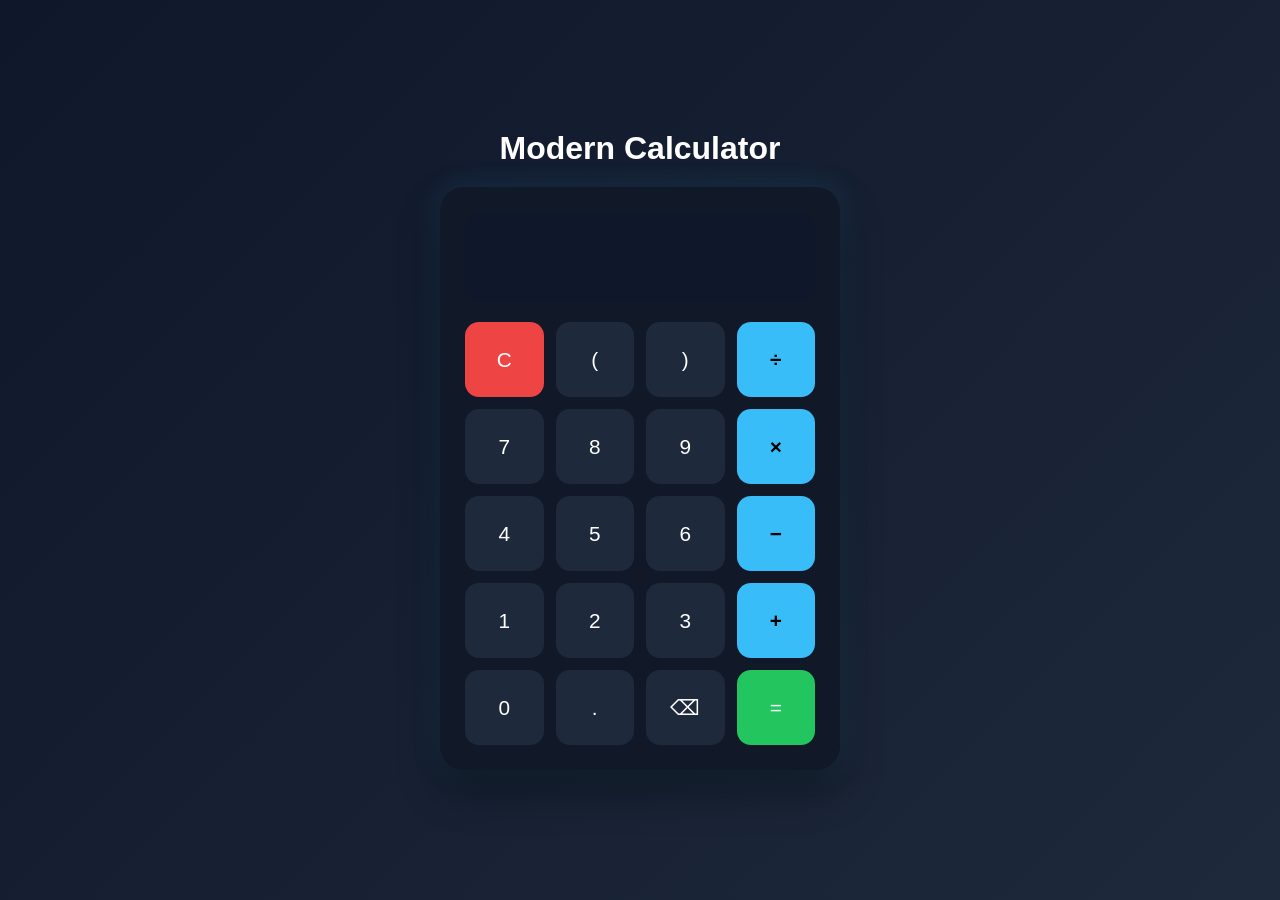
<file: Calculator/index.html>
<!DOCTYPE html>
<html lang="en">
<head>
<meta charset="UTF-8">
<meta name="viewport" content="width=device-width, initial-scale=1.0">
<title>Modern Calculator</title>

<style>

*{
    margin:0;
    padding:0;
    box-sizing:border-box;
    font-family:'Segoe UI',sans-serif;
}

body{
    min-height:100vh;
    display:flex;
    justify-content:center;
    align-items:center;
    background:linear-gradient(135deg,#0f172a,#1e293b);
}

.calculator-container{
    text-align:center;
}

.title{
    color:white;
    margin-bottom:20px;
    font-size:2rem;
    font-weight:600;
}

.calculator{
    background:#111827;
    padding:25px;
    border-radius:24px;
    width:400px;
    box-shadow:
    0 20px 40px rgba(0,0,0,0.4),
    0 0 30px rgba(56,189,248,0.15);
}

#display{
    width:100%;
    height:90px;
    border:none;
    outline:none;
    background:#0f172a;
    color:white;
    font-size:2.4rem;
    text-align:right;
    padding:20px;
    border-radius:16px;
    margin-bottom:20px;
}

.buttons{
    display:grid;
    grid-template-columns:repeat(4,1fr);
    gap:12px;
}

button{
    height:75px;
    border:none;
    border-radius:14px;
    font-size:1.3rem;
    cursor:pointer;
    transition:0.2s ease;
    background:#1e293b;
    color:white;
    font-weight:500;
}

button:hover{
    transform:translateY(-3px);
}

button:active{
    transform:scale(0.95);
}

.operator{
    background:#38bdf8;
    color:black;
    font-weight:bold;
}

.operator:hover{
    background:#0ea5e9;
}

.equal{
    background:#22c55e;
    color:white;
}

.equal:hover{
    background:#16a34a;
}

.clear{
    background:#ef4444;
}

.clear:hover{
    background:#dc2626;
}

@media(max-width:450px){

.calculator{
    width:95vw;
    padding:18px;
}

button{
    height:65px;
}

#display{
    font-size:2rem;
}

.title{
    font-size:1.5rem;
}

}

</style>
</head>

<body>

<div class="calculator-container">

<h1 class="title">Modern Calculator</h1>

<div class="calculator">

<input type="text" id="display" readonly>

<div class="buttons">

<button class="clear" onclick="clearDisplay()">C</button>
<button onclick="appendValue('(')">(</button>
<button onclick="appendValue(')')">)</button>
<button class="operator" onclick="appendValue('/')">÷</button>

<button onclick="appendValue('7')">7</button>
<button onclick="appendValue('8')">8</button>
<button onclick="appendValue('9')">9</button>
<button class="operator" onclick="appendValue('*')">×</button>

<button onclick="appendValue('4')">4</button>
<button onclick="appendValue('5')">5</button>
<button onclick="appendValue('6')">6</button>
<button class="operator" onclick="appendValue('-')">−</button>

<button onclick="appendValue('1')">1</button>
<button onclick="appendValue('2')">2</button>
<button onclick="appendValue('3')">3</button>
<button class="operator" onclick="appendValue('+')">+</button>

<button onclick="appendValue('0')">0</button>
<button onclick="appendValue('.')">.</button>
<button onclick="deleteLast()">⌫</button>
<button class="equal" onclick="calculate()">=</button>

</div>

</div>

</div>

<script>

const display = document.getElementById("display");

function appendValue(value){
    display.value += value;
}

function clearDisplay(){
    display.value = "";
}

function deleteLast(){
    display.value = display.value.slice(0,-1);
}

function calculate(){
    try{
        display.value = eval(display.value);
    }
    catch{
        display.value = "Error";
    }
}

document.addEventListener("keydown",(e)=>{

    if("0123456789+-*/().".includes(e.key)){
        display.value += e.key;
    }

    if(e.key === "Enter"){
        calculate();
    }

    if(e.key === "Backspace"){
        deleteLast();
    }

    if(e.key === "Escape"){
        clearDisplay();
    }

});

</script>

</body>
</html>
</file>
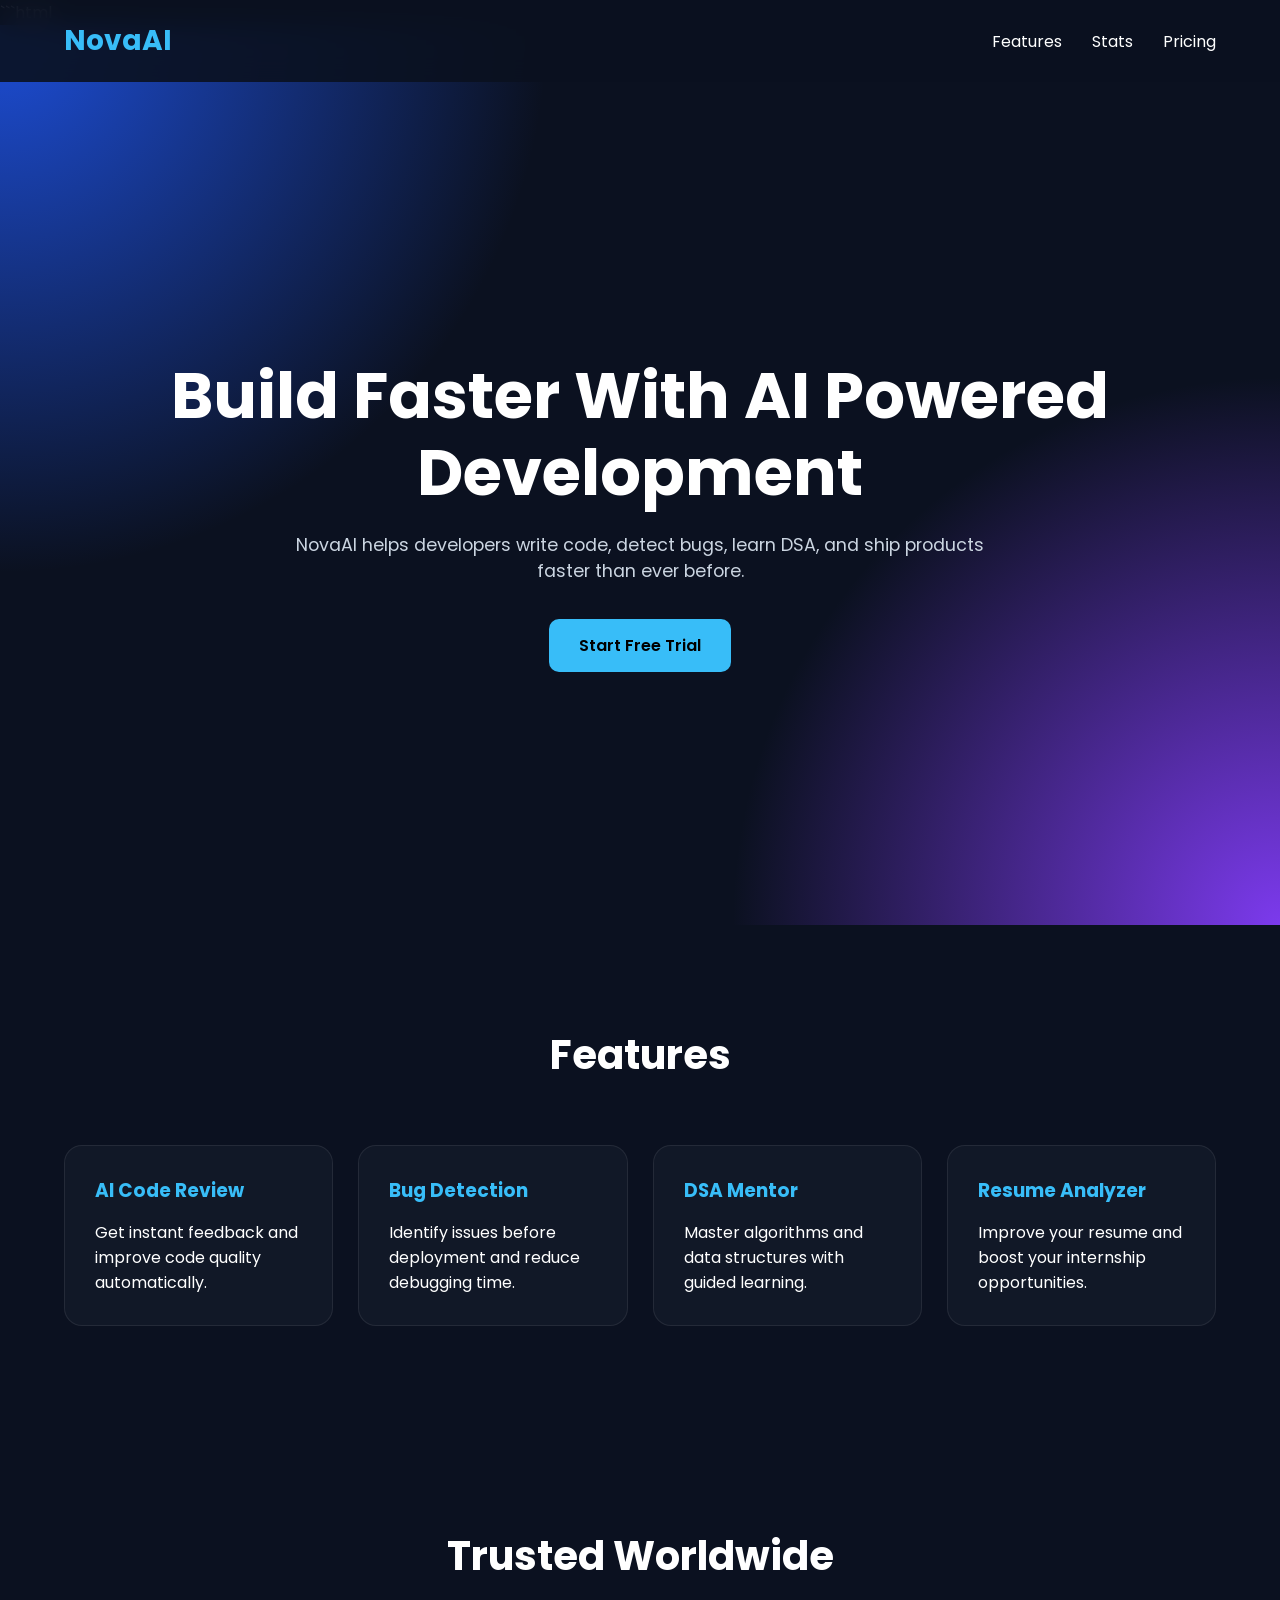
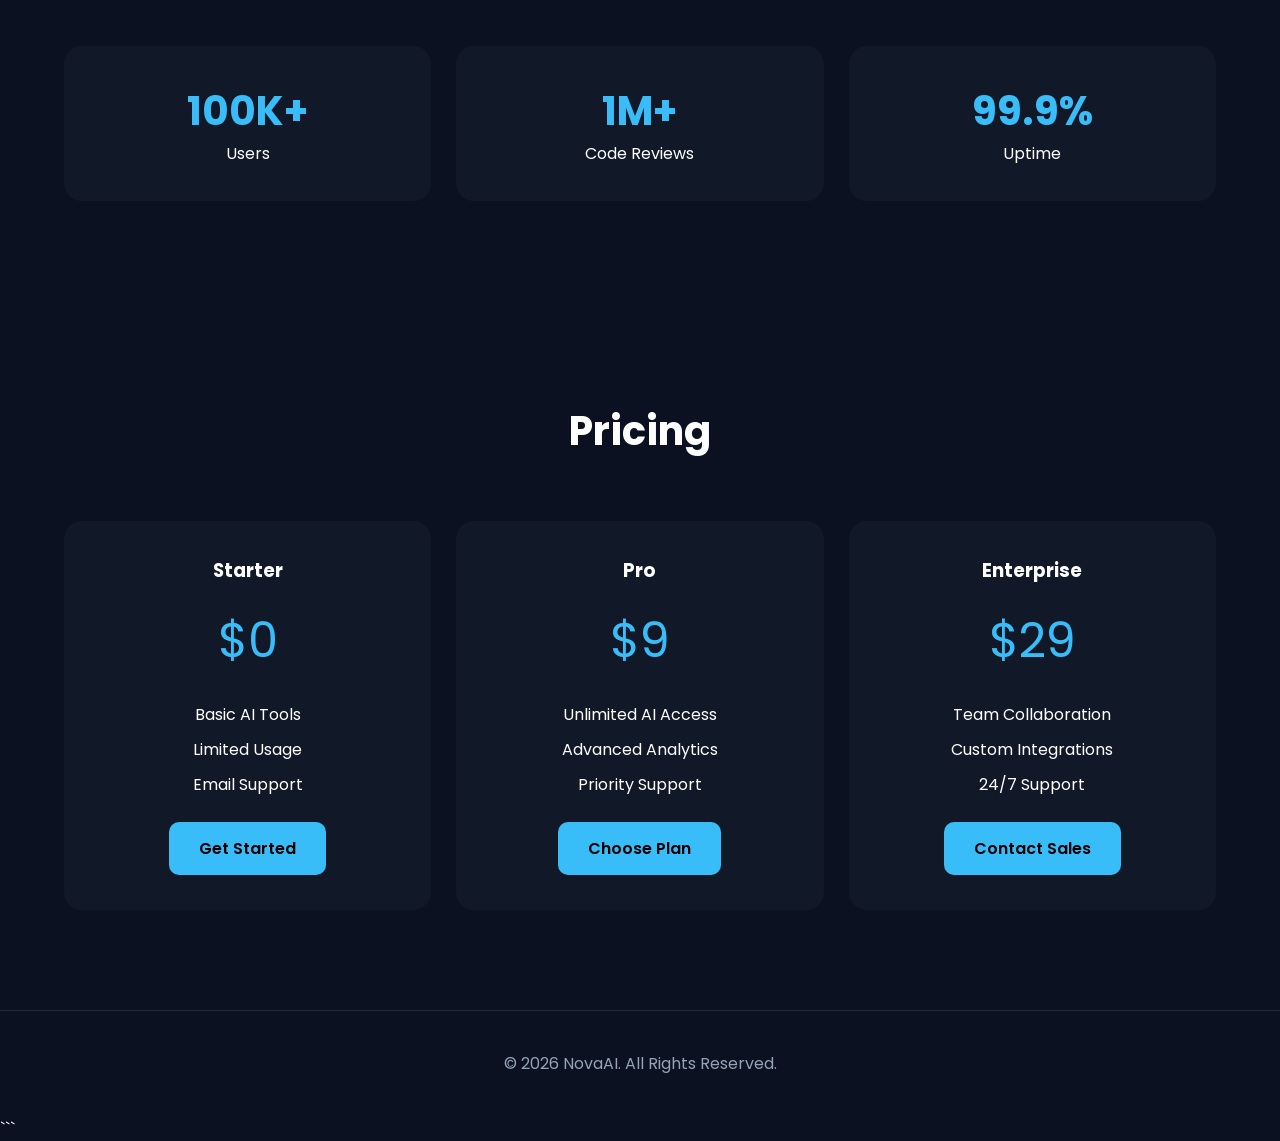
<file: Landing Page/index.html>
```html
<!DOCTYPE html>
<html lang="en">
<head>
<meta charset="UTF-8">
<meta name="viewport" content="width=device-width, initial-scale=1.0">
<title>NovaAI - The Future of Coding</title>

<link href="https://fonts.googleapis.com/css2?family=Poppins:wght@300;400;500;600;700&display=swap" rel="stylesheet">

<style>
*{
    margin:0;
    padding:0;
    box-sizing:border-box;
    font-family:'Poppins',sans-serif;
}

html{
    scroll-behavior:smooth;
}

body{
    background:#0b1120;
    color:white;
}

.container{
    width:90%;
    max-width:1200px;
    margin:auto;
}

nav{
    position:fixed;
    width:100%;
    top:0;
    z-index:1000;
    background:rgba(11,17,32,0.9);
    backdrop-filter:blur(12px);
}

.navbar{
    display:flex;
    justify-content:space-between;
    align-items:center;
    padding:20px 0;
}

.logo{
    font-size:28px;
    font-weight:700;
    color:#38bdf8;
}

.nav-links{
    display:flex;
    gap:30px;
}

.nav-links a{
    color:white;
    text-decoration:none;
    transition:0.3s;
}

.nav-links a:hover{
    color:#38bdf8;
}

.hero{
    min-height:100vh;
    display:flex;
    align-items:center;
    justify-content:center;
    text-align:center;
    padding-top:80px;
    background:
    radial-gradient(circle at top left,#1d4ed8 0%,transparent 35%),
    radial-gradient(circle at bottom right,#7c3aed 0%,transparent 35%);
}

.hero h1{
    font-size:4rem;
    line-height:1.2;
    margin-bottom:20px;
}

.hero p{
    color:#cbd5e1;
    max-width:700px;
    margin:auto;
    margin-bottom:35px;
    font-size:1.1rem;
}

.btn{
    display:inline-block;
    padding:14px 30px;
    background:#38bdf8;
    color:black;
    border-radius:10px;
    text-decoration:none;
    font-weight:600;
}

.section{
    padding:100px 0;
}

.section-title{
    text-align:center;
    font-size:2.5rem;
    margin-bottom:60px;
}

.features{
    display:grid;
    grid-template-columns:repeat(auto-fit,minmax(250px,1fr));
    gap:25px;
}

.card{
    background:#111827;
    padding:30px;
    border-radius:18px;
    transition:0.3s;
    border:1px solid rgba(255,255,255,0.08);
}

.card:hover{
    transform:translateY(-8px);
}

.card h3{
    margin-bottom:15px;
    color:#38bdf8;
}

.stats{
    display:grid;
    grid-template-columns:repeat(auto-fit,minmax(200px,1fr));
    gap:25px;
}

.stat{
    text-align:center;
    background:#111827;
    padding:35px;
    border-radius:18px;
}

.stat h2{
    color:#38bdf8;
    font-size:2.5rem;
}

.pricing{
    display:grid;
    grid-template-columns:repeat(auto-fit,minmax(280px,1fr));
    gap:25px;
}

.price-card{
    background:#111827;
    padding:35px;
    border-radius:18px;
    text-align:center;
}

.price{
    font-size:3rem;
    color:#38bdf8;
    margin:20px 0;
}

.price-card ul{
    list-style:none;
    margin:25px 0;
}

.price-card li{
    margin:10px 0;
}

footer{
    text-align:center;
    padding:40px;
    border-top:1px solid rgba(255,255,255,0.1);
    color:#94a3b8;
}

@media(max-width:768px){

.hero h1{
    font-size:2.7rem;
}

.nav-links{
    display:none;
}

.section-title{
    font-size:2rem;
}

}
</style>
</head>

<body>

<nav>
<div class="container navbar">
<div class="logo">NovaAI</div>

<div class="nav-links">
<a href="#features">Features</a>
<a href="#stats">Stats</a>
<a href="#pricing">Pricing</a>
</div>
</div>
</nav>

<section class="hero">

<div class="container">

<h1>Build Faster With AI Powered Development</h1>

<p>
NovaAI helps developers write code, detect bugs, learn DSA,
and ship products faster than ever before.
</p>

<a href="#" class="btn">Start Free Trial</a>

</div>

</section>

<section class="section" id="features">

<div class="container">

<h2 class="section-title">Features</h2>

<div class="features">

<div class="card">
<h3>AI Code Review</h3>
<p>Get instant feedback and improve code quality automatically.</p>
</div>

<div class="card">
<h3>Bug Detection</h3>
<p>Identify issues before deployment and reduce debugging time.</p>
</div>

<div class="card">
<h3>DSA Mentor</h3>
<p>Master algorithms and data structures with guided learning.</p>
</div>

<div class="card">
<h3>Resume Analyzer</h3>
<p>Improve your resume and boost your internship opportunities.</p>
</div>

</div>

</div>

</section>

<section class="section" id="stats">

<div class="container">

<h2 class="section-title">Trusted Worldwide</h2>

<div class="stats">

<div class="stat">
<h2>100K+</h2>
<p>Users</p>
</div>

<div class="stat">
<h2>1M+</h2>
<p>Code Reviews</p>
</div>

<div class="stat">
<h2>99.9%</h2>
<p>Uptime</p>
</div>

</div>

</div>

</section>

<section class="section" id="pricing">

<div class="container">

<h2 class="section-title">Pricing</h2>

<div class="pricing">

<div class="price-card">
<h3>Starter</h3>
<div class="price">$0</div>

<ul>
<li>Basic AI Tools</li>
<li>Limited Usage</li>
<li>Email Support</li>
</ul>

<a href="#" class="btn">Get Started</a>
</div>

<div class="price-card">
<h3>Pro</h3>
<div class="price">$9</div>

<ul>
<li>Unlimited AI Access</li>
<li>Advanced Analytics</li>
<li>Priority Support</li>
</ul>

<a href="#" class="btn">Choose Plan</a>
</div>

<div class="price-card">
<h3>Enterprise</h3>
<div class="price">$29</div>

<ul>
<li>Team Collaboration</li>
<li>Custom Integrations</li>
<li>24/7 Support</li>
</ul>

<a href="#" class="btn">Contact Sales</a>
</div>

</div>

</div>

</section>

<footer>
© 2026 NovaAI. All Rights Reserved.
</footer>

</body>
</html>
```
</file>
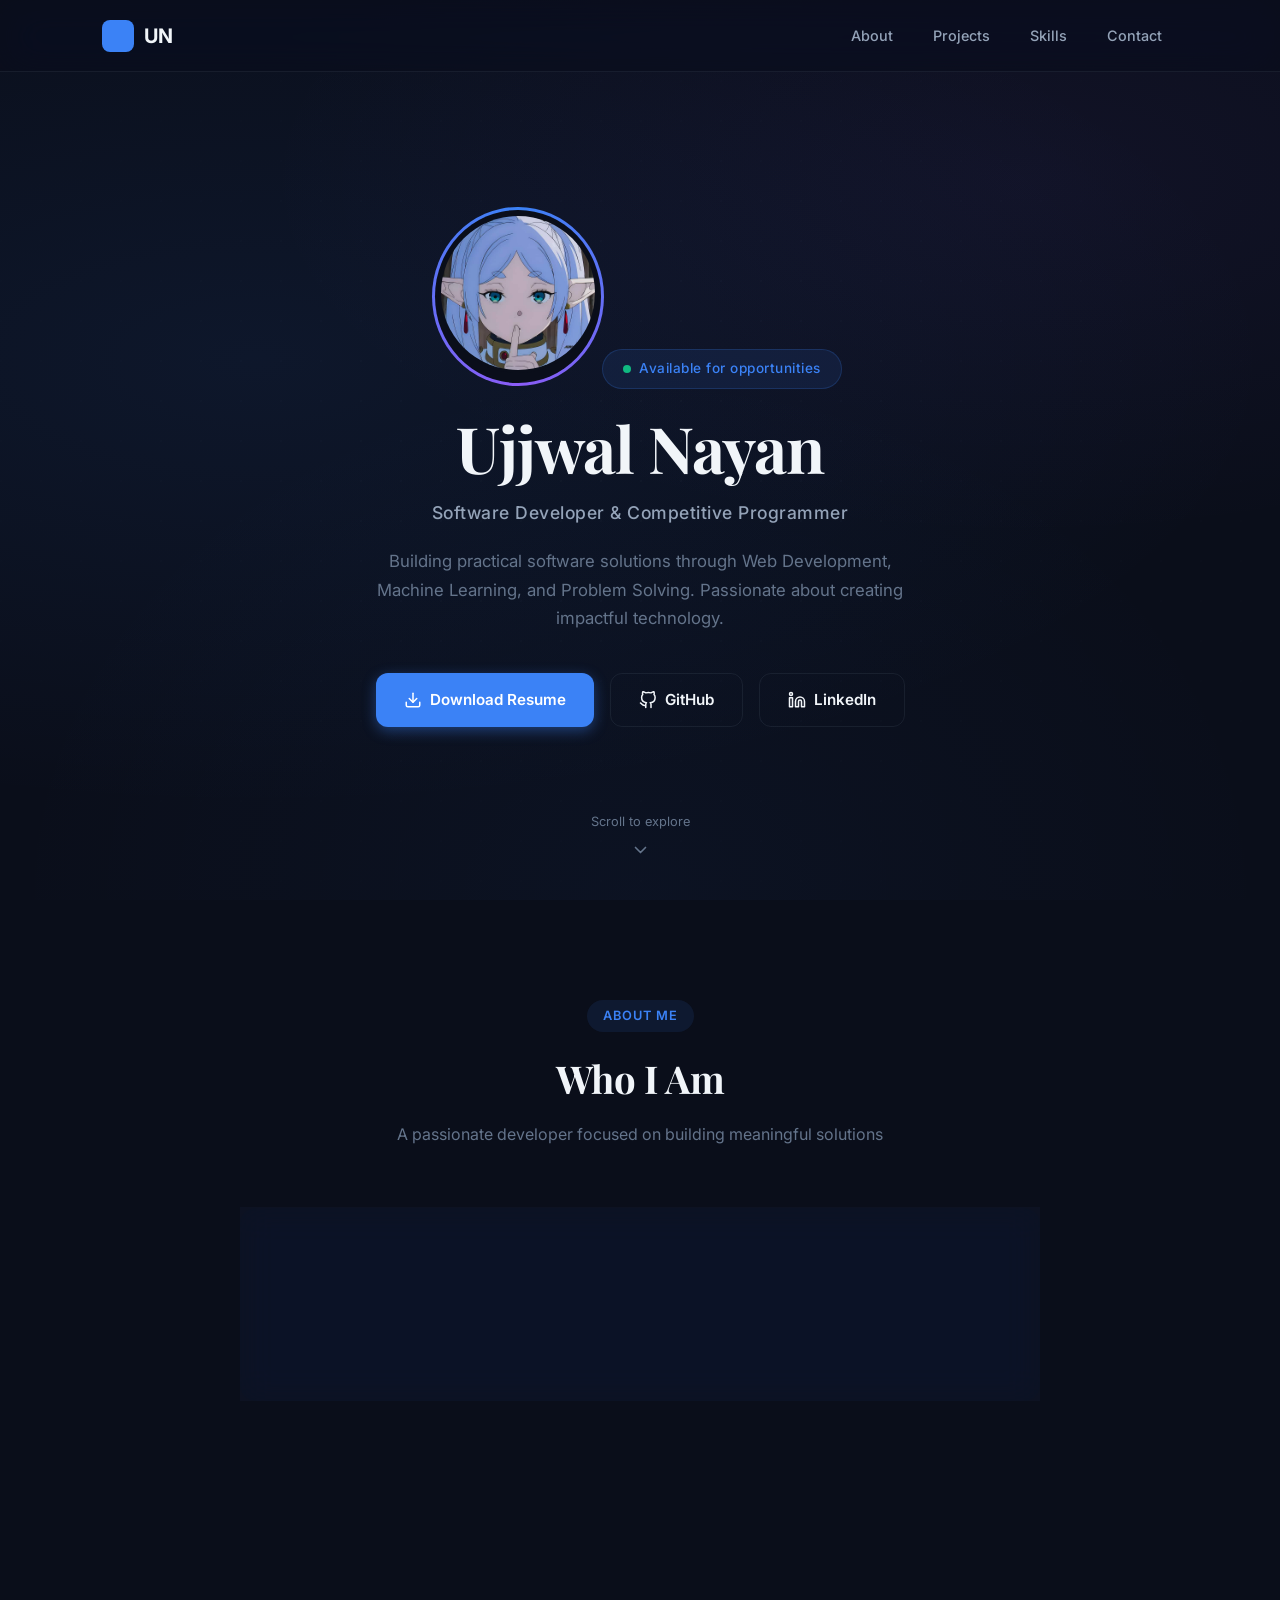
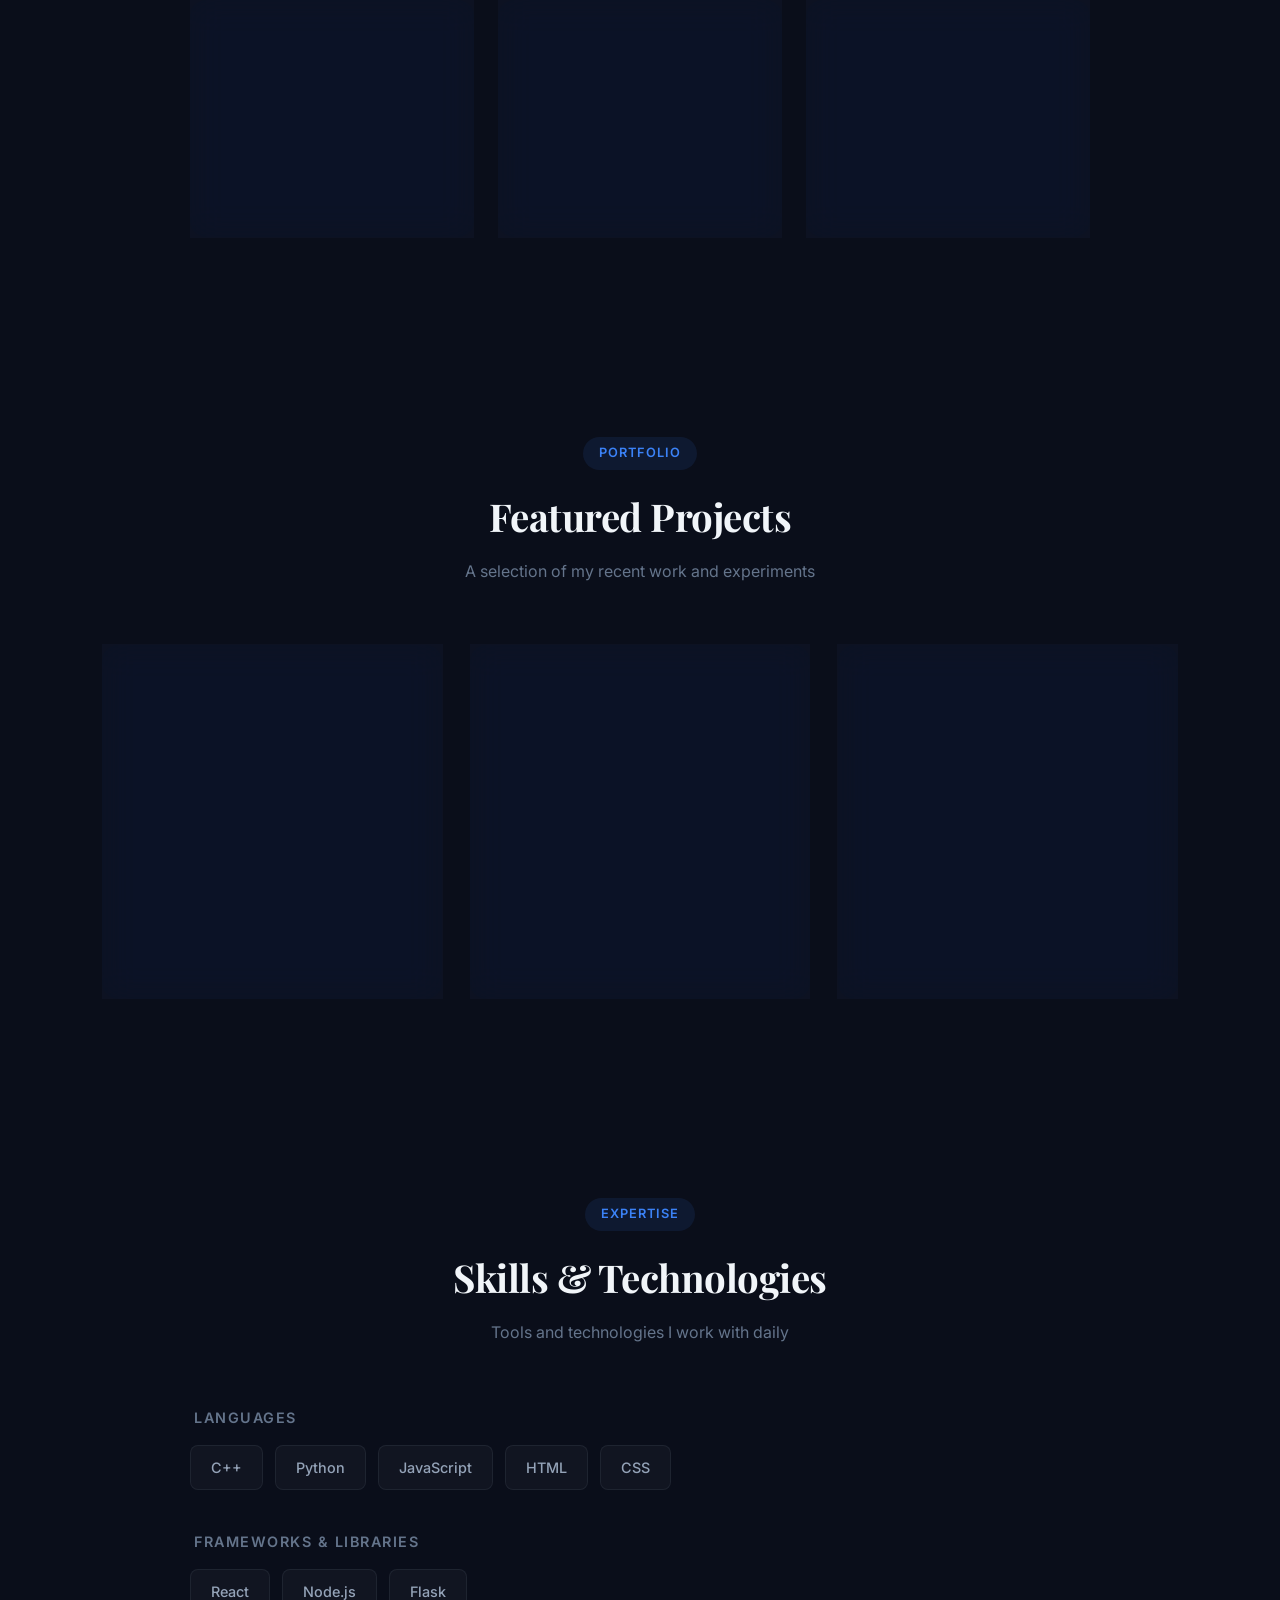
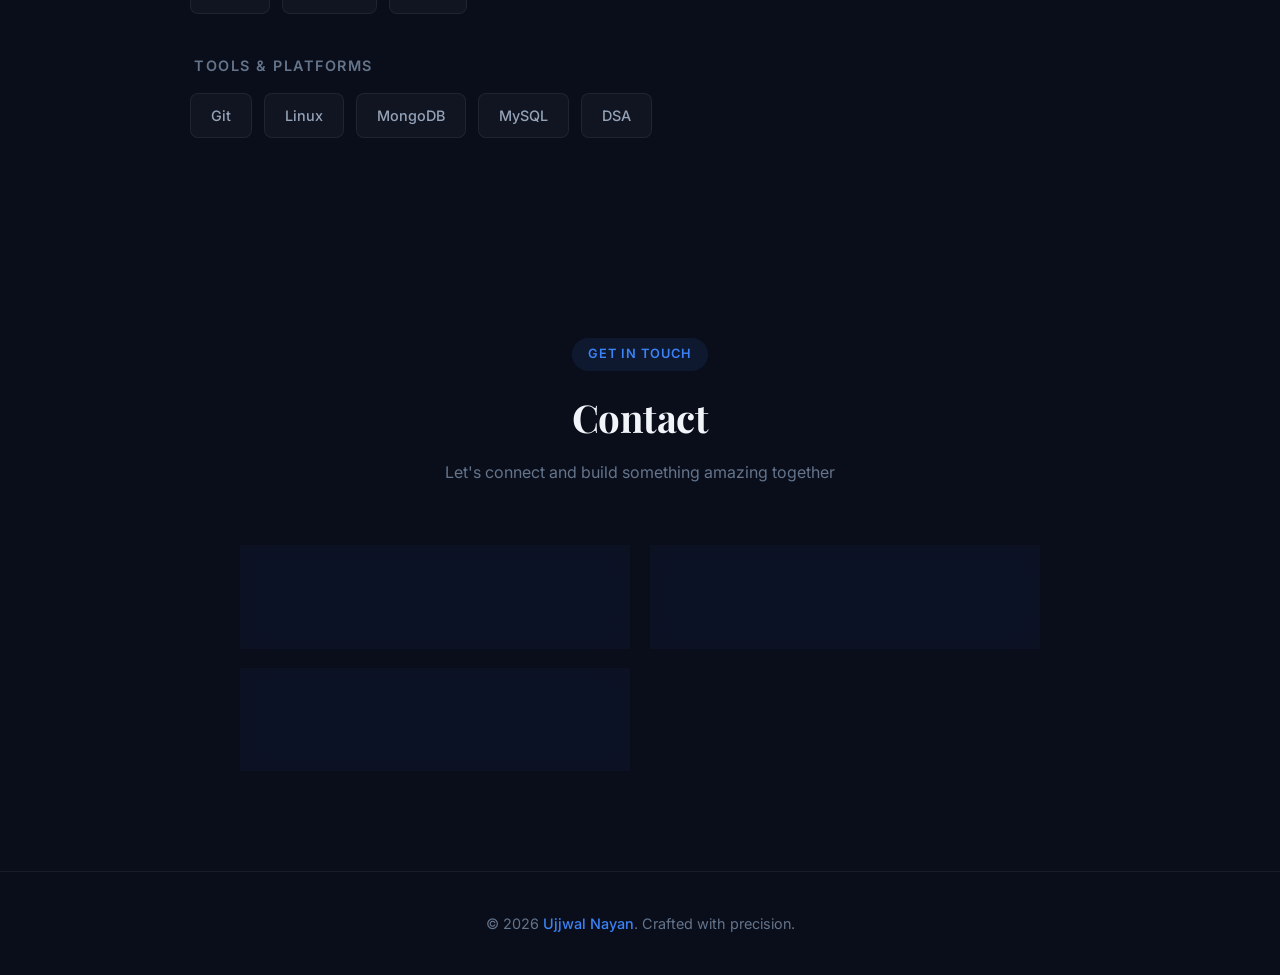
<file: Portfolio/index.html>
<!DOCTYPE html>
<html lang="en">
<head>
<meta charset="UTF-8">
<meta name="viewport" content="width=device-width, initial-scale=1.0">
<title>Ujjwal Nayan | Software Developer</title>
<link rel="preconnect" href="https://fonts.googleapis.com">
<link rel="preconnect" href="https://fonts.gstatic.com" crossorigin>
<link href="https://fonts.googleapis.com/css2?family=Inter:wght@300;400;500;600;700&family=Playfair+Display:wght@600;700&display=swap" rel="stylesheet">
<style>
:root {
    --bg-primary: #0a0e1a;
    --bg-secondary: #0f1629;
    --bg-card: rgba(15, 22, 41, 0.6);
    --text-primary: #f1f5f9;
    --text-secondary: #94a3b8;
    --text-muted: #64748b;
    --accent: #3b82f6;
    --accent-soft: rgba(59, 130, 246, 0.1);
    --accent-glow: rgba(59, 130, 246, 0.3);
    --border: rgba(148, 163, 184, 0.1);
    --border-hover: rgba(148, 163, 184, 0.2);
    --success: #10b981;
    --radius-sm: 8px;
    --radius-md: 12px;
    --radius-lg: 16px;
    --radius-xl: 24px;
    --shadow-sm: 0 1px 2px rgba(0,0,0,0.3);
    --shadow-md: 0 4px 6px -1px rgba(0,0,0,0.3), 0 2px 4px -2px rgba(0,0,0,0.3);
    --shadow-lg: 0 10px 15px -3px rgba(0,0,0,0.3), 0 4px 6px -4px rgba(0,0,0,0.3);
    --transition: all 0.3s cubic-bezier(0.4, 0, 0.2, 1);
}

*{margin:0;padding:0;box-sizing:border-box}

html {
    scroll-behavior: smooth;
    font-size: 16px;
}

body {
    background: var(--bg-primary);
    color: var(--text-primary);
    font-family: 'Inter', -apple-system, BlinkMacSystemFont, sans-serif;
    line-height: 1.6;
    overflow-x: hidden;
    -webkit-font-smoothing: antialiased;
    -moz-osx-font-smoothing: grayscale;
}

/* ===== BACKGROUND ===== */
.bg {
    position: fixed;
    inset: 0;
    z-index: -1;
    background:
        radial-gradient(ellipse 80% 50% at 20% 40%, rgba(59,130,246,0.08), transparent),
        radial-gradient(ellipse 60% 40% at 80% 20%, rgba(139,92,246,0.06), transparent),
        radial-gradient(ellipse 50% 60% at 50% 100%, rgba(59,130,246,0.04), transparent),
        var(--bg-primary);
}

.bg::before {
    content: '';
    position: absolute;
    inset: 0;
    background-image:
        radial-gradient(circle at 1px 1px, rgba(148,163,184,0.03) 1px, transparent 0);
    background-size: 40px 40px;
    mask-image: radial-gradient(ellipse 80% 80% at 50% 50%, black, transparent);
}

/* ===== NAVIGATION ===== */
nav {
    position: fixed;
    top: 0;
    width: 100%;
    display: flex;
    justify-content: space-between;
    align-items: center;
    padding: 0 8%;
    height: 72px;
    backdrop-filter: blur(20px) saturate(180%);
    background: rgba(10, 14, 26, 0.7);
    border-bottom: 1px solid var(--border);
    z-index: 1000;
    transition: var(--transition);
}

nav.scrolled {
    background: rgba(10, 14, 26, 0.9);
    box-shadow: var(--shadow-md);
}

.logo {
    font-weight: 700;
    font-size: 1.25rem;
    letter-spacing: -0.5px;
    color: var(--text-primary);
    display: flex;
    align-items: center;
    gap: 10px;
}

.logo::before {
    content: '';
    width: 32px;
    height: 32px;
    background: var(--accent);
    border-radius: var(--radius-sm);
    display: flex;
    align-items: center;
    justify-content: center;
}

.nav-links {
    display: flex;
    gap: 8px;
}

.nav-links a {
    color: var(--text-secondary);
    text-decoration: none;
    font-size: 0.9rem;
    font-weight: 500;
    padding: 8px 16px;
    border-radius: var(--radius-sm);
    transition: var(--transition);
    position: relative;
}

.nav-links a:hover {
    color: var(--text-primary);
    background: var(--accent-soft);
}

.nav-links a::after {
    content: '';
    position: absolute;
    bottom: 0;
    left: 50%;
    transform: translateX(-50%);
    width: 0;
    height: 2px;
    background: var(--accent);
    border-radius: 2px;
    transition: var(--transition);
}

.nav-links a:hover::after {
    width: 60%;
}

/* ===== HERO SECTION ===== */
.hero {
    min-height: 100vh;
    display: flex;
    align-items: center;
    justify-content: center;
    text-align: center;
    padding: 120px 20px 80px;
    position: relative;
}

.hero-content {
    max-width: 800px;
    animation: fadeInUp 0.8s ease-out;
}

@keyframes fadeInUp {
    from { opacity: 0; transform: translateY(30px); }
    to { opacity: 1; transform: translateY(0); }
}

.avatar-wrapper {
    position: relative;
    display: inline-block;
    margin-bottom: 32px;
}

.avatar {
    width: 160px;
    height: 160px;
    border-radius: 50%;
    object-fit: cover;
    border: 3px solid var(--bg-primary);
    position: relative;
    z-index: 2;
}

.avatar-ring {
    position: absolute;
    inset: -6px;
    border-radius: 50%;
    background: conic-gradient(from 0deg, var(--accent), #8b5cf6, var(--accent));
    z-index: 1;
    animation: rotate 8s linear infinite;
}

.avatar-ring::before {
    content: '';
    position: absolute;
    inset: 3px;
    background: var(--bg-primary);
    border-radius: 50%;
}

@keyframes rotate {
    from { transform: rotate(0deg); }
    to { transform: rotate(360deg); }
}

.badge {
    display: inline-flex;
    align-items: center;
    gap: 8px;
    padding: 8px 20px;
    background: var(--accent-soft);
    border: 1px solid rgba(59,130,246,0.2);
    border-radius: 100px;
    font-size: 0.85rem;
    font-weight: 500;
    color: var(--accent);
    margin-bottom: 24px;
    letter-spacing: 0.5px;
}

.badge::before {
    content: '';
    width: 8px;
    height: 8px;
    background: var(--success);
    border-radius: 50%;
    animation: pulse 2s ease-in-out infinite;
}

@keyframes pulse {
    0%, 100% { opacity: 1; }
    50% { opacity: 0.5; }
}

h1 {
    font-family: 'Playfair Display', serif;
    font-size: clamp(2.5rem, 5vw, 4rem);
    font-weight: 700;
    line-height: 1.1;
    margin-bottom: 16px;
    letter-spacing: -1px;
}

.hero-subtitle {
    font-size: 1.1rem;
    font-weight: 500;
    color: var(--text-secondary);
    margin-bottom: 20px;
    letter-spacing: 0.5px;
}

.hero-desc {
    max-width: 560px;
    margin: 0 auto 40px;
    color: var(--text-muted);
    font-size: 1.05rem;
    line-height: 1.7;
}

.btns {
    display: flex;
    gap: 16px;
    justify-content: center;
    flex-wrap: wrap;
}

.btn {
    display: inline-flex;
    align-items: center;
    gap: 8px;
    padding: 14px 28px;
    border-radius: var(--radius-md);
    text-decoration: none;
    font-weight: 600;
    font-size: 0.95rem;
    transition: var(--transition);
    cursor: pointer;
    border: none;
    outline: none;
}

.btn-primary {
    background: var(--accent);
    color: #fff;
    box-shadow: 0 4px 14px rgba(59,130,246,0.4);
}

.btn-primary:hover {
    background: #2563eb;
    transform: translateY(-2px);
    box-shadow: 0 6px 20px rgba(59,130,246,0.5);
}

.btn-secondary {
    background: transparent;
    color: var(--text-primary);
    border: 1px solid var(--border);
}

.btn-secondary:hover {
    border-color: var(--border-hover);
    background: rgba(255,255,255,0.03);
    transform: translateY(-2px);
}

.scroll-indicator {
    position: absolute;
    bottom: 40px;
    left: 50%;
    transform: translateX(-50%);
    display: flex;
    flex-direction: column;
    align-items: center;
    gap: 8px;
    color: var(--text-muted);
    font-size: 0.8rem;
    animation: bounce 2s infinite;
}

@keyframes bounce {
    0%, 20%, 50%, 80%, 100% { transform: translateX(-50%) translateY(0); }
    40% { transform: translateX(-50%) translateY(-10px); }
    60% { transform: translateX(-50%) translateY(-5px); }
}

.scroll-indicator svg {
    width: 20px;
    height: 20px;
}

/* ===== SECTIONS ===== */
section {
    padding: 100px 8%;
    position: relative;
}

.section-header {
    text-align: center;
    margin-bottom: 60px;
}

.section-label {
    display: inline-block;
    padding: 6px 16px;
    background: var(--accent-soft);
    border-radius: 100px;
    font-size: 0.8rem;
    font-weight: 600;
    color: var(--accent);
    text-transform: uppercase;
    letter-spacing: 1px;
    margin-bottom: 16px;
}

.section-title {
    font-family: 'Playfair Display', serif;
    font-size: clamp(1.8rem, 3vw, 2.5rem);
    font-weight: 700;
    margin-bottom: 12px;
    letter-spacing: -0.5px;
}

.section-subtitle {
    color: var(--text-muted);
    max-width: 500px;
    margin: 0 auto;
    font-size: 1rem;
}

/* ===== GLASS CARDS ===== */
.glass {
    background: var(--bg-card);
    backdrop-filter: blur(16px) saturate(180%);
    border: 1px solid var(--border);
    border-radius: var(--radius-lg);
    padding: 32px;
    transition: var(--transition);
}

.glass:hover {
    border-color: var(--border-hover);
    transform: translateY(-4px);
    box-shadow: var(--shadow-lg);
}

/* ===== ABOUT ===== */
#about .glass {
    max-width: 800px;
    margin: 0 auto;
    text-align: center;
    font-size: 1.1rem;
    line-height: 1.8;
    color: var(--text-secondary);
}

#about .glass strong {
    color: var(--text-primary);
    font-weight: 600;
}

/* ===== STATS ===== */
.stats-grid {
    display: grid;
    grid-template-columns: repeat(3, 1fr);
    gap: 24px;
    max-width: 900px;
    margin: 0 auto;
}

.stat-card {
    text-align: center;
    padding: 40px 24px;
}

.stat-icon {
    width: 48px;
    height: 48px;
    margin: 0 auto 16px;
    background: var(--accent-soft);
    border-radius: var(--radius-md);
    display: flex;
    align-items: center;
    justify-content: center;
    color: var(--accent);
}

.stat-icon svg {
    width: 24px;
    height: 24px;
}

.stat-number {
    font-family: 'Playfair Display', serif;
    font-size: 2.5rem;
    font-weight: 700;
    color: var(--text-primary);
    margin-bottom: 4px;
}

.stat-label {
    font-size: 0.9rem;
    color: var(--text-muted);
    font-weight: 500;
}

/* ===== PROJECTS ===== */
.projects-grid {
    display: grid;
    grid-template-columns: repeat(auto-fit, minmax(320px, 1fr));
    gap: 28px;
    max-width: 1200px;
    margin: 0 auto;
}

.project-card {
    position: relative;
    overflow: hidden;
}

.project-card::before {
    content: '';
    position: absolute;
    top: 0;
    left: 0;
    right: 0;
    height: 3px;
    background: linear-gradient(90deg, var(--accent), #8b5cf6);
    opacity: 0;
    transition: var(--transition);
}

.project-card:hover::before {
    opacity: 1;
}

.project-header {
    display: flex;
    align-items: center;
    justify-content: space-between;
    margin-bottom: 16px;
}

.project-icon {
    width: 44px;
    height: 44px;
    background: var(--accent-soft);
    border-radius: var(--radius-md);
    display: flex;
    align-items: center;
    justify-content: center;
    color: var(--accent);
}

.project-icon svg {
    width: 22px;
    height: 22px;
}

.project-arrow {
    color: var(--text-muted);
    transition: var(--transition);
}

.project-card:hover .project-arrow {
    color: var(--accent);
    transform: translateX(4px);
}

.project-card h3 {
    font-size: 1.15rem;
    font-weight: 600;
    margin-bottom: 12px;
    color: var(--text-primary);
}

.project-card p {
    color: var(--text-muted);
    font-size: 0.95rem;
    line-height: 1.6;
    margin-bottom: 20px;
}

.project-tags {
    display: flex;
    flex-wrap: wrap;
    gap: 8px;
}

.project-tags span {
    padding: 4px 12px;
    background: rgba(255,255,255,0.03);
    border: 1px solid var(--border);
    border-radius: 100px;
    font-size: 0.8rem;
    color: var(--text-secondary);
    font-weight: 500;
}

/* ===== SKILLS ===== */
.skills-container {
    max-width: 900px;
    margin: 0 auto;
}

.skills-category {
    margin-bottom: 40px;
}

.skills-category:last-child {
    margin-bottom: 0;
}

.skills-category h3 {
    font-size: 0.9rem;
    font-weight: 600;
    color: var(--text-muted);
    text-transform: uppercase;
    letter-spacing: 1.5px;
    margin-bottom: 16px;
    padding-left: 4px;
}

.skills-grid {
    display: flex;
    flex-wrap: wrap;
    gap: 12px;
}

.skill-tag {
    display: inline-flex;
    align-items: center;
    gap: 8px;
    padding: 10px 20px;
    background: rgba(255,255,255,0.03);
    border: 1px solid var(--border);
    border-radius: var(--radius-sm);
    font-size: 0.9rem;
    font-weight: 500;
    color: var(--text-secondary);
    transition: var(--transition);
    cursor: default;
}

.skill-tag:hover {
    border-color: var(--accent);
    color: var(--text-primary);
    background: var(--accent-soft);
    transform: translateY(-2px);
}

/* ===== CONTACT ===== */
.contact-grid {
    display: grid;
    grid-template-columns: repeat(auto-fit, minmax(280px, 1fr));
    gap: 20px;
    max-width: 800px;
    margin: 0 auto;
}

.contact-card {
    display: flex;
    align-items: center;
    gap: 16px;
    padding: 24px;
    text-decoration: none;
    color: inherit;
}

.contact-card:hover {
    text-decoration: none;
}

.contact-icon {
    width: 48px;
    height: 48px;
    background: var(--accent-soft);
    border-radius: var(--radius-md);
    display: flex;
    align-items: center;
    justify-content: center;
    color: var(--accent);
    flex-shrink: 0;
    transition: var(--transition);
}

.contact-card:hover .contact-icon {
    background: var(--accent);
    color: #fff;
}

.contact-icon svg {
    width: 22px;
    height: 22px;
}

.contact-info h4 {
    font-size: 1rem;
    font-weight: 600;
    margin-bottom: 4px;
    color: var(--text-primary);
}

.contact-info p {
    font-size: 0.9rem;
    color: var(--text-muted);
}

/* ===== FOOTER ===== */
footer {
    text-align: center;
    padding: 40px 20px;
    border-top: 1px solid var(--border);
    color: var(--text-muted);
    font-size: 0.9rem;
}

footer a {
    color: var(--accent);
    text-decoration: none;
    font-weight: 500;
}

footer a:hover {
    text-decoration: underline;
}

/* ===== RESPONSIVE ===== */
@media (max-width: 768px) {
    nav {
        padding: 0 5%;
        height: 64px;
    }

    .nav-links {
        display: none;
    }

    section {
        padding: 80px 5%;
    }

    .stats-grid {
        grid-template-columns: 1fr;
        gap: 16px;
    }

    .projects-grid {
        grid-template-columns: 1fr;
    }

    .btns {
        flex-direction: column;
        align-items: center;
    }

    .btn {
        width: 100%;
        max-width: 280px;
        justify-content: center;
    }

    .contact-grid {
        grid-template-columns: 1fr;
    }
}

/* ===== SCROLL ANIMATIONS ===== */
.reveal {
    opacity: 0;
    transform: translateY(24px);
    transition: all 0.6s cubic-bezier(0.4, 0, 0.2, 1);
}

.reveal.active {
    opacity: 1;
    transform: translateY(0);
}

/* ===== SELECTION ===== */
::selection {
    background: rgba(59,130,246,0.3);
    color: var(--text-primary);
}

/* ===== SCROLLBAR ===== */
::-webkit-scrollbar {
    width: 8px;
}

::-webkit-scrollbar-track {
    background: var(--bg-primary);
}

::-webkit-scrollbar-thumb {
    background: var(--border-hover);
    border-radius: 4px;
}

::-webkit-scrollbar-thumb:hover {
    background: var(--text-muted);
}
</style>
<base target="_blank">
</head>
<body>
<div class="bg"></div>

<nav id="navbar">
    <div class="logo">UN</div>
    <div class="nav-links">
        <a href="#about">About</a>
        <a href="#projects">Projects</a>
        <a href="#skills">Skills</a>
        <a href="#contact">Contact</a>
    </div>
</nav>

<section class="hero">
    <div class="hero-content">
        <div class="avatar-wrapper">
            <div class="avatar-ring"></div>
            <img src="avatar.jpg" class="avatar" alt="Ujjwal Nayan">
        </div>

        <div class="badge">Available for opportunities</div>

        <h1>Ujjwal Nayan</h1>
        <p class="hero-subtitle">Software Developer & Competitive Programmer</p>
        <p class="hero-desc">Building practical software solutions through Web Development, Machine Learning, and Problem Solving. Passionate about creating impactful technology.</p>

        <div class="btns">
            <a class="btn btn-primary" href="resume.pdf" download>
                <svg width="18" height="18" viewBox="0 0 24 24" fill="none" stroke="currentColor" stroke-width="2" stroke-linecap="round" stroke-linejoin="round"><path d="M21 15v4a2 2 0 0 1-2 2H5a2 2 0 0 1-2-2v-4"/><polyline points="7 10 12 15 17 10"/><line x1="12" y1="15" x2="12" y2="3"/></svg>
                Download Resume
            </a>
            <a class="btn btn-secondary" href="https://github.com/Ujjwal-nayan" target="_blank">
                <svg width="18" height="18" viewBox="0 0 24 24" fill="none" stroke="currentColor" stroke-width="2" stroke-linecap="round" stroke-linejoin="round"><path d="M9 19c-5 1.5-5-2.5-7-3m14 6v-3.87a3.37 3.37 0 0 0-.94-2.61c3.14-.35 6.44-1.54 6.44-7A5.44 5.44 0 0 0 20 4.77 5.07 5.07 0 0 0 19.91 1S18.73.65 16 2.48a13.38 13.38 0 0 0-7 0C6.27.65 5.09 1 5.09 1A5.07 5.07 0 0 0 5 4.77a5.44 5.44 0 0 0-1.5 3.78c0 5.42 3.3 6.61 6.44 7A3.37 3.37 0 0 0 9 18.13V22"/></svg>
                GitHub
            </a>
            <a class="btn btn-secondary" href="https://www.linkedin.com/in/ujjwal-nayan-7982832b3/" target="_blank">
                <svg width="18" height="18" viewBox="0 0 24 24" fill="none" stroke="currentColor" stroke-width="2" stroke-linecap="round" stroke-linejoin="round"><path d="M16 8a6 6 0 0 1 6 6v7h-4v-7a2 2 0 0 0-2-2 2 2 0 0 0-2 2v7h-4v-7a6 6 0 0 1 6-6z"/><rect x="2" y="9" width="4" height="12"/><circle cx="4" cy="4" r="2"/></svg>
                LinkedIn
            </a>
        </div>
    </div>

    <div class="scroll-indicator">
        <span>Scroll to explore</span>
        <svg viewBox="0 0 24 24" fill="none" stroke="currentColor" stroke-width="2" stroke-linecap="round" stroke-linejoin="round"><polyline points="6 9 12 15 18 9"/></svg>
    </div>
</section>

<section id="about">
    <div class="section-header reveal">
        <div class="section-label">About Me</div>
        <h2 class="section-title">Who I Am</h2>
        <p class="section-subtitle">A passionate developer focused on building meaningful solutions</p>
    </div>
    <div class="glass reveal">
        B.Tech <strong>Electronics Engineering</strong> student at <strong>RGIPT</strong> (2024–2028) with a CGPA of <strong>7.50</strong>. Passionate about Software Development, DSA, Machine Learning and building practical solutions that solve real-world problems. I thrive in competitive programming environments and enjoy tackling complex algorithmic challenges.
    </div>
</section>

<section>
    <div class="stats-grid reveal">
        <div class="glass stat-card">
            <div class="stat-icon">
                <svg viewBox="0 0 24 24" fill="none" stroke="currentColor" stroke-width="2" stroke-linecap="round" stroke-linejoin="round"><path d="M14 2H6a2 2 0 0 0-2 2v16a2 2 0 0 0 2 2h12a2 2 0 0 0 2-2V8z"/><polyline points="14 2 14 8 20 8"/><line x1="16" y1="13" x2="8" y2="13"/><line x1="16" y1="17" x2="8" y2="17"/><polyline points="10 9 9 9 8 9"/></svg>
            </div>
            <div class="stat-number">150+</div>
            <div class="stat-label">LeetCode Problems</div>
        </div>
        <div class="glass stat-card">
            <div class="stat-icon">
                <svg viewBox="0 0 24 24" fill="none" stroke="currentColor" stroke-width="2" stroke-linecap="round" stroke-linejoin="round"><polygon points="12 2 15.09 8.26 22 9.27 17 14.14 18.18 21.02 12 17.77 5.82 21.02 7 14.14 2 9.27 8.91 8.26 12 2"/></svg>
            </div>
            <div class="stat-number">Pupil</div>
            <div class="stat-label">Codeforces Rating</div>
        </div>
        <div class="glass stat-card">
            <div class="stat-icon">
                <svg viewBox="0 0 24 24" fill="none" stroke="currentColor" stroke-width="2" stroke-linecap="round" stroke-linejoin="round"><path d="M22 11.08V12a10 10 0 1 1-5.93-9.14"/><polyline points="22 4 12 14.01 9 11.01"/></svg>
            </div>
            <div class="stat-number">SIH</div>
            <div class="stat-label">Internal Round Qualified</div>
        </div>
    </div>
</section>

<section id="projects">
    <div class="section-header reveal">
        <div class="section-label">Portfolio</div>
        <h2 class="section-title">Featured Projects</h2>
        <p class="section-subtitle">A selection of my recent work and experiments</p>
    </div>
    <div class="projects-grid">
        <div class="glass project-card reveal">
            <div class="project-header">
                <div class="project-icon">
                    <svg viewBox="0 0 24 24" fill="none" stroke="currentColor" stroke-width="2" stroke-linecap="round" stroke-linejoin="round"><path d="M21.21 15.89A10 10 0 1 1 8 2.83"/><path d="M22 12A10 10 0 0 0 12 2v10z"/></svg>
                </div>
                <div class="project-arrow">
                    <svg width="20" height="20" viewBox="0 0 24 24" fill="none" stroke="currentColor" stroke-width="2" stroke-linecap="round" stroke-linejoin="round"><line x1="5" y1="12" x2="19" y2="12"/><polyline points="12 5 19 12 12 19"/></svg>
                </div>
            </div>
            <h3>Customer Churn Prediction</h3>
            <p>Compared Logistic Regression, Random Forest and XGBoost models. Achieved AUC-ROC score of 0.832 on test dataset.</p>
            <div class="project-tags">
                <span>Python</span>
                <span>Scikit-learn</span>
                <span>XGBoost</span>
                <span>ML</span>
            </div>
        </div>

        <div class="glass project-card reveal">
            <div class="project-header">
                <div class="project-icon">
                    <svg viewBox="0 0 24 24" fill="none" stroke="currentColor" stroke-width="2" stroke-linecap="round" stroke-linejoin="round"><rect x="2" y="3" width="20" height="14" rx="2" ry="2"/><line x1="8" y1="21" x2="16" y2="21"/><line x1="12" y1="17" x2="12" y2="21"/></svg>
                </div>
                <div class="project-arrow">
                    <svg width="20" height="20" viewBox="0 0 24 24" fill="none" stroke="currentColor" stroke-width="2" stroke-linecap="round" stroke-linejoin="round"><line x1="5" y1="12" x2="19" y2="12"/><polyline points="12 5 19 12 12 19"/></svg>
                </div>
            </div>
            <h3>AgriChain</h3>
            <p>Blockchain-based agricultural supply chain platform focused on transparency and traceability from farm to consumer.</p>
            <div class="project-tags">
                <span>Blockchain</span>
                <span>Web3</span>
                <span>React</span>
                <span>Node.js</span>
            </div>
        </div>

        <div class="glass project-card reveal">
            <div class="project-header">
                <div class="project-icon">
                    <svg viewBox="0 0 24 24" fill="none" stroke="currentColor" stroke-width="2" stroke-linecap="round" stroke-linejoin="round"><polyline points="17 1 21 5 17 9"/><path d="M3 11V9a4 4 0 0 1 4-4h14"/><polyline points="7 23 3 19 7 15"/><path d="M21 13v2a4 4 0 0 1-4 4H3"/></svg>
                </div>
                <div class="project-arrow">
                    <svg width="20" height="20" viewBox="0 0 24 24" fill="none" stroke="currentColor" stroke-width="2" stroke-linecap="round" stroke-linejoin="round"><line x1="5" y1="12" x2="19" y2="12"/><polyline points="12 5 19 12 12 19"/></svg>
                </div>
            </div>
            <h3>SynK</h3>
            <p>Cross-platform synchronization agent for RGIPT FTP course materials. Automates file syncing across devices.</p>
            <div class="project-tags">
                <span>Python</span>
                <span>Automation</span>
                <span>CLI</span>
            </div>
        </div>
    </div>
</section>

<section id="skills">
    <div class="section-header reveal">
        <div class="section-label">Expertise</div>
        <h2 class="section-title">Skills & Technologies</h2>
        <p class="section-subtitle">Tools and technologies I work with daily</p>
    </div>
    <div class="skills-container reveal">
        <div class="skills-category">
            <h3>Languages</h3>
            <div class="skills-grid">
                <span class="skill-tag">C++</span>
                <span class="skill-tag">Python</span>
                <span class="skill-tag">JavaScript</span>
                <span class="skill-tag">HTML</span>
                <span class="skill-tag">CSS</span>
            </div>
        </div>
        <div class="skills-category">
            <h3>Frameworks & Libraries</h3>
            <div class="skills-grid">
                <span class="skill-tag">React</span>
                <span class="skill-tag">Node.js</span>
                <span class="skill-tag">Flask</span>
            </div>
        </div>
        <div class="skills-category">
            <h3>Tools & Platforms</h3>
            <div class="skills-grid">
                <span class="skill-tag">Git</span>
                <span class="skill-tag">Linux</span>
                <span class="skill-tag">MongoDB</span>
                <span class="skill-tag">MySQL</span>
                <span class="skill-tag">DSA</span>
            </div>
        </div>
    </div>
</section>

<section id="contact">
    <div class="section-header reveal">
        <div class="section-label">Get in Touch</div>
        <h2 class="section-title">Contact</h2>
        <p class="section-subtitle">Let's connect and build something amazing together</p>
    </div>
    <div class="contact-grid reveal">
        <a href="mailto:pcbj55@gmail.com" class="glass contact-card">
            <div class="contact-icon">
                <svg viewBox="0 0 24 24" fill="none" stroke="currentColor" stroke-width="2" stroke-linecap="round" stroke-linejoin="round"><path d="M4 4h16c1.1 0 2 .9 2 2v12c0 1.1-.9 2-2 2H4c-1.1 0-2-.9-2-2V6c0-1.1.9-2 2-2z"/><polyline points="22,6 12,13 2,6"/></svg>
            </div>
            <div class="contact-info">
                <h4>Email</h4>
                <p>pcbj55@gmail.com</p>
            </div>
        </a>
        <a href="https://github.com/Ujjwal-nayan" target="_blank" class="glass contact-card">
            <div class="contact-icon">
                <svg viewBox="0 0 24 24" fill="none" stroke="currentColor" stroke-width="2" stroke-linecap="round" stroke-linejoin="round"><path d="M9 19c-5 1.5-5-2.5-7-3m14 6v-3.87a3.37 3.37 0 0 0-.94-2.61c3.14-.35 6.44-1.54 6.44-7A5.44 5.44 0 0 0 20 4.77 5.07 5.07 0 0 0 19.91 1S18.73.65 16 2.48a13.38 13.38 0 0 0-7 0C6.27.65 5.09 1 5.09 1A5.07 5.07 0 0 0 5 4.77a5.44 5.44 0 0 0-1.5 3.78c0 5.42 3.3 6.61 6.44 7A3.37 3.37 0 0 0 9 18.13V22"/></svg>
            </div>
            <div class="contact-info">
                <h4>GitHub</h4>
                <p>@Ujjwal-nayan</p>
            </div>
        </a>
        <a href="https://www.linkedin.com/in/ujjwal-nayan-7982832b3/" target="_blank" class="glass contact-card">
            <div class="contact-icon">
                <svg viewBox="0 0 24 24" fill="none" stroke="currentColor" stroke-width="2" stroke-linecap="round" stroke-linejoin="round"><path d="M16 8a6 6 0 0 1 6 6v7h-4v-7a2 2 0 0 0-2-2 2 2 0 0 0-2 2v7h-4v-7a6 6 0 0 1 6-6z"/><rect x="2" y="9" width="4" height="12"/><circle cx="4" cy="4" r="2"/></svg>
            </div>
            <div class="contact-info">
                <h4>LinkedIn</h4>
                <p>Ujjwal Nayan</p>
            </div>
        </a>
    </div>
</section>

<footer>
    <p>© 2026 <a href="#">Ujjwal Nayan</a>. Crafted with precision.</p>
</footer>

<script>
// Navbar scroll effect
const navbar = document.getElementById('navbar');
window.addEventListener('scroll', () => {
    if (window.scrollY > 50) {
        navbar.classList.add('scrolled');
    } else {
        navbar.classList.remove('scrolled');
    }
});

// Scroll reveal animation
const revealElements = document.querySelectorAll('.reveal');
const revealObserver = new IntersectionObserver((entries) => {
    entries.forEach(entry => {
        if (entry.isIntersecting) {
            entry.target.classList.add('active');
        }
    });
}, { threshold: 0.1, rootMargin: '0px 0px -50px 0px' });

revealElements.forEach(el => revealObserver.observe(el));

// Smooth scroll for nav links
document.querySelectorAll('a[href^="#"]').forEach(anchor => {
    anchor.addEventListener('click', function(e) {
        e.preventDefault();
        const target = document.querySelector(this.getAttribute('href'));
        if (target) {
            target.scrollIntoView({ behavior: 'smooth', block: 'start' });
        }
    });
});
</script>
</body>
</html>
</file>
